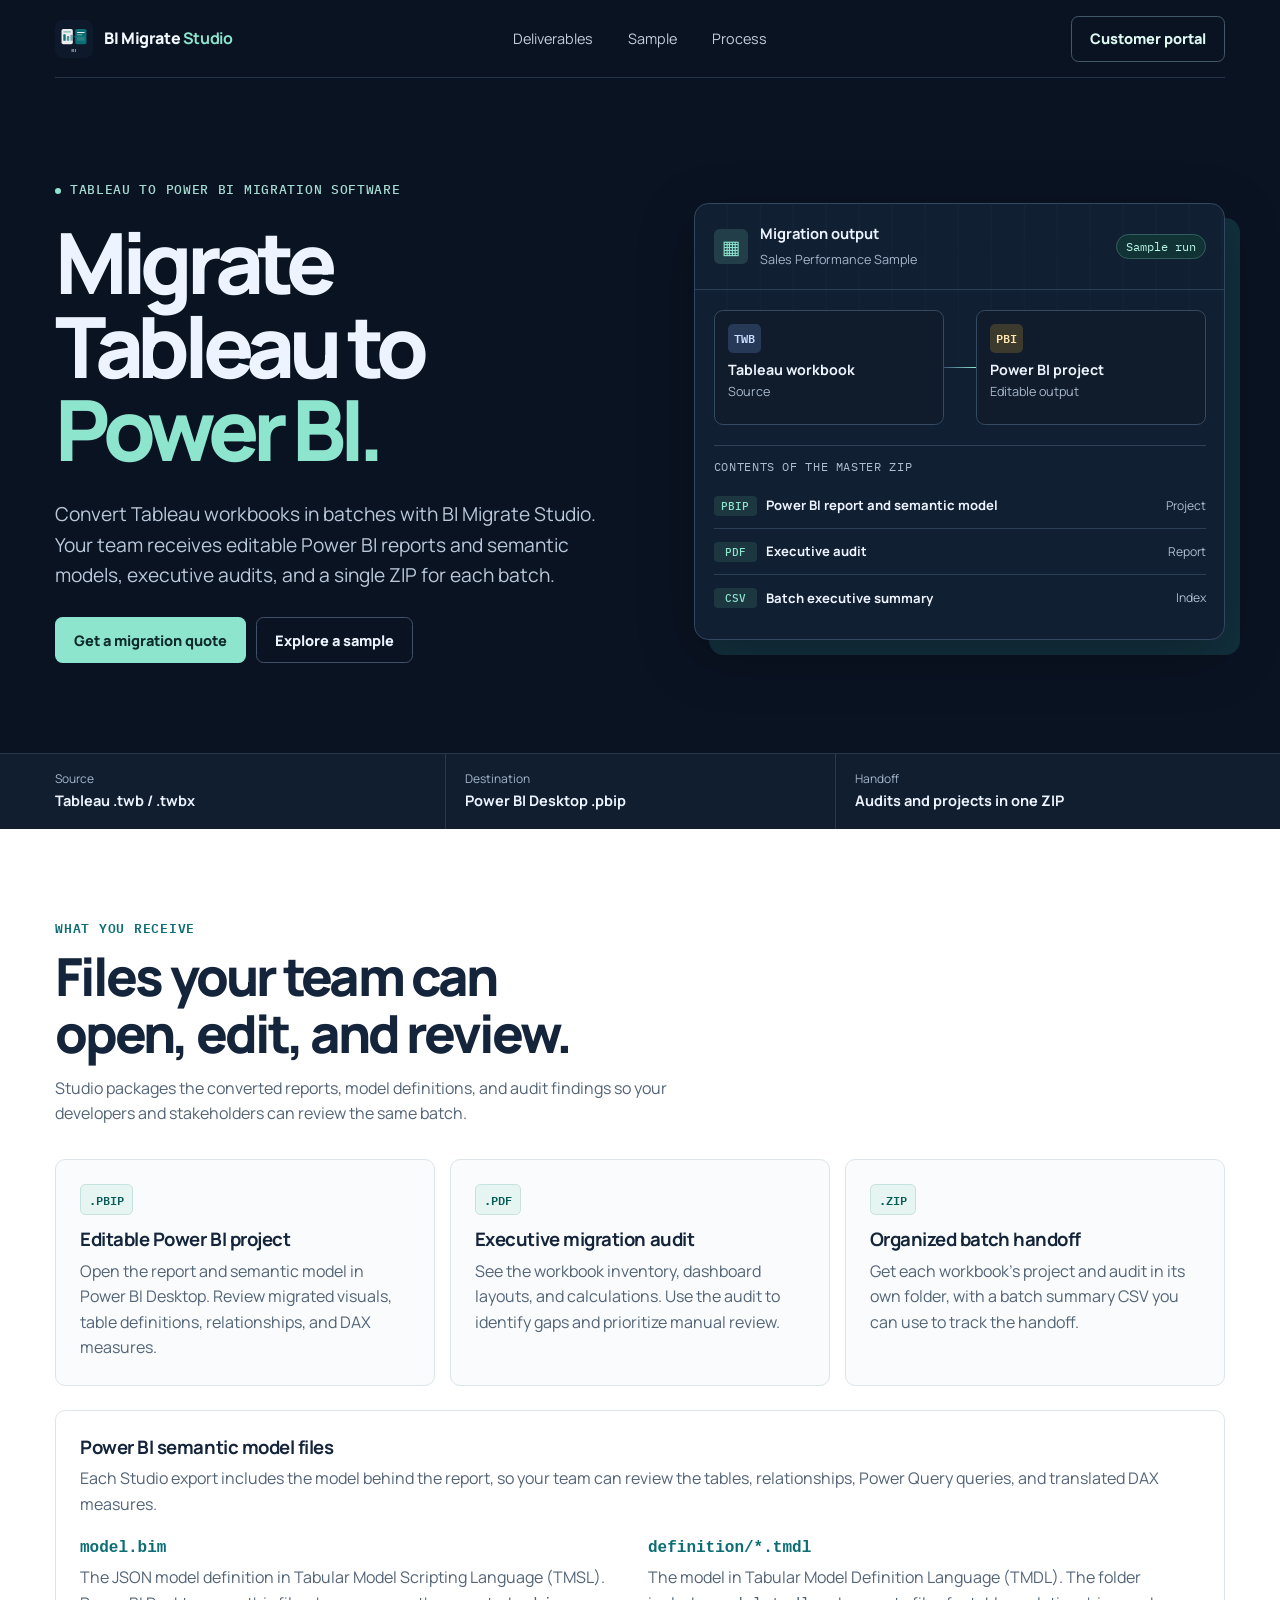
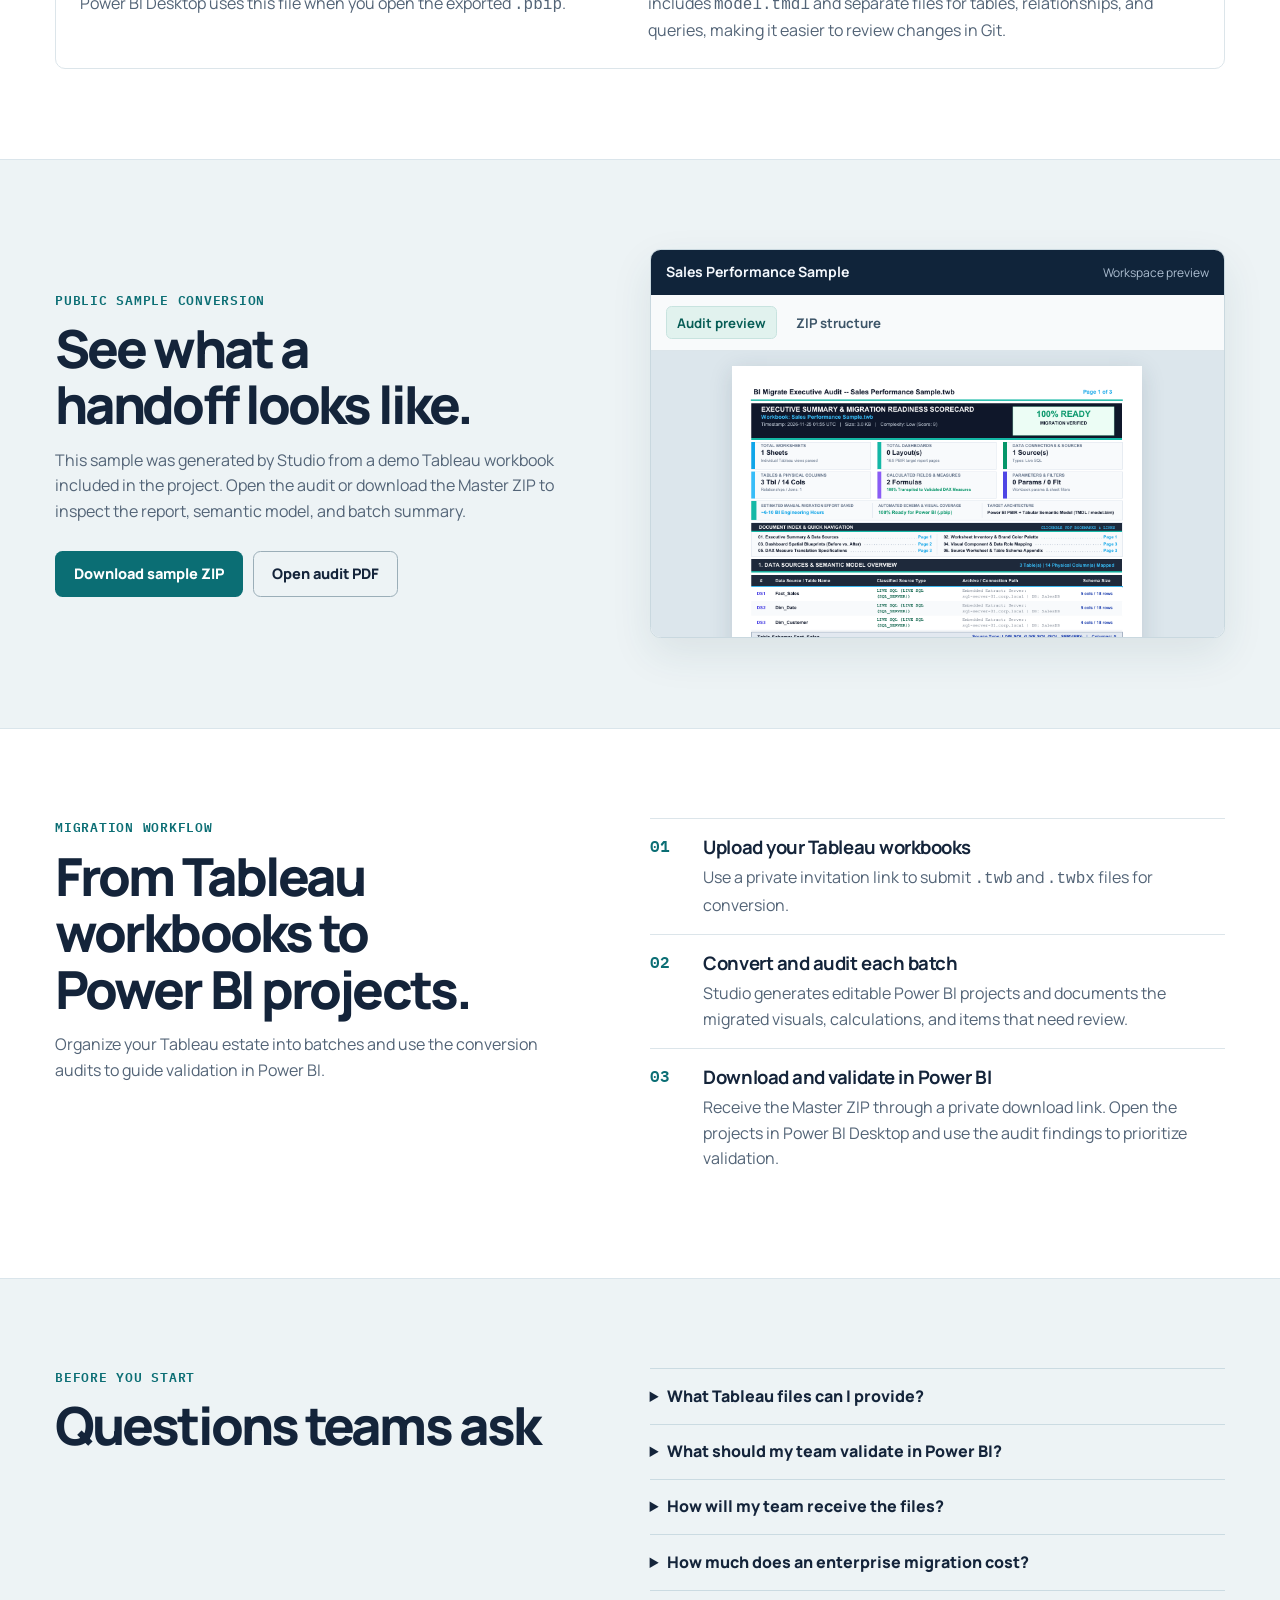
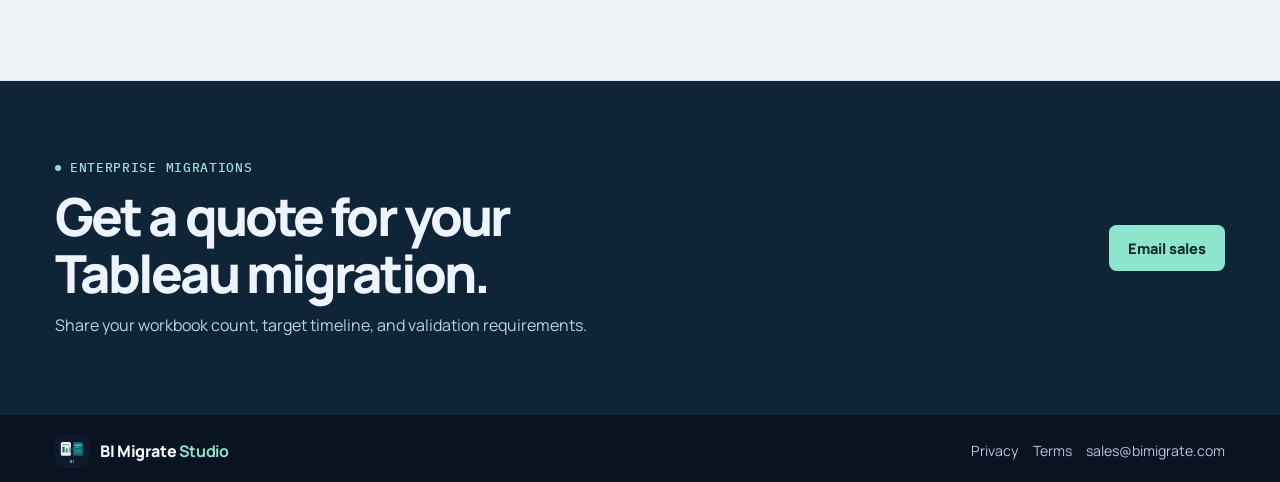
<file: index.html>
<!doctype html>
<html lang="en">
<head>
  <meta charset="utf-8">
  <meta name="viewport" content="width=device-width, initial-scale=1">
  <title>BI Migrate Studio | Tableau to Power BI Migration</title>
  <meta name="description" content="BI Migrate Studio converts Tableau workbook batches into editable Power BI projects, semantic model files, and executive migration audits.">
  <link rel="canonical" href="https://bimigrate.com/">
  <link rel="icon" href="./favicon.svg" type="image/svg+xml">
  <meta property="og:type" content="website">
  <meta property="og:title" content="BI Migrate Studio | Tableau to Power BI Migration">
  <meta property="og:description" content="Migrate Tableau workbook batches to Power BI with editable reports and semantic models, executive audits, and private delivery.">
  <meta property="og:image" content="https://bimigrate.com/og-cover.png">
  <link rel="preconnect" href="https://fonts.googleapis.com">
  <link rel="preconnect" href="https://fonts.gstatic.com" crossorigin>
  <link href="https://fonts.googleapis.com/css2?family=Manrope:wght@400;500;600;700;800&family=IBM+Plex+Mono:wght@400;500;600&display=swap" rel="stylesheet">
  <link rel="stylesheet" href="./studio-site.css">
  <script src="./studio-site.js" defer></script>
</head>
<body>
  <a class="skip" href="#main">Skip to content</a>
  <div class="dark">
    <header class="site-header wrap">
      <a class="brand" href="./" aria-label="BI Migrate Studio home">
        <img src="./logo-mark.svg" width="38" height="38" alt="">
        <span>BI Migrate <b>Studio</b></span>
      </a>
      <nav aria-label="Main navigation">
        <a href="#deliverables">Deliverables</a>
        <a href="#sample">Sample</a>
        <a href="#process">Process</a>
      </nav>
      <a class="btn header-cta" href="https://studio.bimigrate.com/portal/">Customer portal</a>
    </header>
    <main id="main">
      <section class="hero wrap" aria-labelledby="hero-title">
        <div class="hero-copy">
          <p class="kicker"><span></span> Tableau to Power BI migration software</p>
          <h1 id="hero-title">Migrate Tableau to <em>Power BI.</em></h1>
          <p class="hero-lead">Convert Tableau workbooks in batches with BI Migrate Studio. Your team receives editable Power BI reports and semantic models, executive audits, and a single ZIP for each batch.</p>
          <div class="buttons">
            <a class="btn primary" href="#contact">Get a migration quote</a>
            <a class="btn outline" href="#sample">Explore a sample</a>
          </div>
        </div>
        <aside class="specimen" aria-label="Example output from a public sample conversion">
          <div class="spec-top">
            <span class="spec-symbol" aria-hidden="true">▦</span>
            <div><strong>Migration output</strong><small>Sales Performance Sample</small></div>
            <span class="tag-ready">Sample run</span>
          </div>
          <div class="pathway">
            <div><span class="file-chip twb">TWB</span><strong>Tableau workbook</strong><small>Source</small></div>
            <span class="connector" aria-hidden="true"></span>
            <div><span class="file-chip pbi">PBI</span><strong>Power BI project</strong><small>Editable output</small></div>
          </div>
          <div class="spec-files">
            <div class="spec-label">CONTENTS OF THE MASTER ZIP</div>
            <div><span class="file-icon">PBIP</span><strong>Power BI report and semantic model</strong><span>Project</span></div>
            <div><span class="file-icon">PDF</span><strong>Executive audit</strong><span>Report</span></div>
            <div><span class="file-icon">CSV</span><strong>Batch executive summary</strong><span>Index</span></div>
          </div>
        </aside>
      </section>
      <div class="hero-strip">
        <div class="wrap strip-inner">
          <div><span>Source</span><strong>Tableau .twb / .twbx</strong></div>
          <div><span>Destination</span><strong>Power BI Desktop .pbip</strong></div>
          <div><span>Handoff</span><strong>Audits and projects in one ZIP</strong></div>
        </div>
      </div>

      <section class="section light" id="deliverables">
        <div class="wrap">
          <div class="section-heading">
            <p class="eyebrow">What you receive</p>
            <h2>Files your team can open, edit, and review.</h2>
            <p>Studio packages the converted reports, model definitions, and audit findings so your developers and stakeholders can review the same batch.</p>
          </div>
          <div class="deliverable-grid">
            <article>
              <span class="output-type">.PBIP</span>
              <h3>Editable Power BI project</h3>
              <p>Open the report and semantic model in Power BI Desktop. Review migrated visuals, table definitions, relationships, and DAX measures.</p>
            </article>
            <article>
              <span class="output-type">.PDF</span>
              <h3>Executive migration audit</h3>
              <p>See the workbook inventory, dashboard layouts, and calculations. Use the audit to identify gaps and prioritize manual review.</p>
            </article>
            <article>
              <span class="output-type">.ZIP</span>
              <h3>Organized batch handoff</h3>
              <p>Get each workbook’s project and audit in its own folder, with a batch summary CSV you can use to track the handoff.</p>
            </article>
          </div>
          <section class="model-files" aria-labelledby="model-files-title">
            <h3 id="model-files-title">Power BI semantic model files</h3>
            <p>Each Studio export includes the model behind the report, so your team can review the tables, relationships, Power Query queries, and translated DAX measures.</p>
            <dl>
              <div>
                <dt><code>model.bim</code></dt>
                <dd>The JSON model definition in Tabular Model Scripting Language (TMSL). Power BI Desktop uses this file when you open the exported <code>.pbip</code>.</dd>
              </div>
              <div>
                <dt><code>definition/*.tmdl</code></dt>
                <dd>The model in Tabular Model Definition Language (TMDL). The folder includes <code>model.tmdl</code> and separate files for tables, relationships, and queries, making it easier to review changes in Git.</dd>
              </div>
            </dl>
          </section>
        </div>
      </section>

      <section class="section sample-section" id="sample">
        <div class="wrap sample-grid">
          <div class="sample-copy">
            <p class="eyebrow">Public sample conversion</p>
            <h2>See what a handoff looks like.</h2>
            <p>This sample was generated by Studio from a demo Tableau workbook included in the project. Open the audit or download the Master ZIP to inspect the report, semantic model, and batch summary.</p>
            <div class="buttons">
              <a class="btn primary" href="./sample/BI_Migrate_Studio_Sample.zip" download>Download sample ZIP</a>
              <a class="btn outline" href="./sample/BI_Migrate_Studio_Sample_Audit.pdf">Open audit PDF</a>
            </div>
          </div>
          <div class="sample-view">
            <div class="preview-head"><strong>Sales Performance Sample</strong><span>Workspace preview</span></div>
            <div class="tabs" hidden>
              <button type="button" data-panel="audit" aria-pressed="true">Audit preview</button>
              <button type="button" data-panel="archive" aria-pressed="false">ZIP structure</button>
            </div>
            <div class="audit-stage" id="audit">
              <img src="./sample/studio-audit-preview.png" width="637" height="900" loading="lazy" alt="First page of the sample executive audit, showing the executive summary and migration readiness assessment">
            </div>
            <div class="archive-stage" id="archive">
              <ul class="tree">
                <li><strong>BI Migrate Batch Export</strong>
                  <ul>
                    <li><span>00_Batch_Executive_Summary.csv</span></li>
                    <li><strong>Sales Performance Sample</strong>
                      <ul>
                        <li><strong>01_Audit_Report</strong><ul><li><span>Executive_Audit.pdf</span></li></ul></li>
                        <li><strong>02_PowerBI_Project</strong><ul><li><span>Sales_Performance_Sample.pbip</span></li><li><span>Report definition and visuals</span></li><li><strong>Sales_Performance_Sample.SemanticModel</strong><ul><li><span>model.bim</span></li><li><span>definition/model.tmdl</span></li><li><span>definition/tables/*.tmdl</span></li></ul></li></ul></li>
                      </ul>
                    </li>
                  </ul>
                </li>
              </ul>
            </div>
          </div>
        </div>
      </section>

      <section class="section light" id="process">
        <div class="wrap process-grid">
          <div class="section-heading">
            <p class="eyebrow">Migration workflow</p>
            <h2>From Tableau workbooks to Power BI projects.</h2>
            <p>Organize your Tableau estate into batches and use the conversion audits to guide validation in Power BI.</p>
          </div>
          <ol class="steps">
            <li><div><h3>Upload your Tableau workbooks</h3><p>Use a private invitation link to submit <code>.twb</code> and <code>.twbx</code> files for conversion.</p></div></li>
            <li><div><h3>Convert and audit each batch</h3><p>Studio generates editable Power BI projects and documents the migrated visuals, calculations, and items that need review.</p></div></li>
            <li><div><h3>Download and validate in Power BI</h3><p>Receive the Master ZIP through a private download link. Open the projects in Power BI Desktop and use the audit findings to prioritize validation.</p></div></li>
          </ol>
        </div>
      </section>

      <section class="section faq-section" id="questions">
        <div class="wrap faq-grid">
          <div class="section-heading">
            <p class="eyebrow">Before you start</p>
            <h2>Questions teams ask</h2>
          </div>
          <div class="faq">
            <details><summary>What Tableau files can I provide?</summary><p>Studio accepts <code>.twb</code> and <code>.twbx</code> workbooks. Workbooks with live connections or external extracts may require access to those sources to validate results in Power BI.</p></details>
            <details><summary>What should my team validate in Power BI?</summary><p>Review dashboard layouts, key measures, filters, and data refresh against your Tableau workbooks. The executive audit helps your team identify items that need adjustment or a manual rebuild.</p></details>
            <details><summary>How will my team receive the files?</summary><p>After review, we release a private download link for the Master ZIP. The link expires after 48 hours. The ZIP contains the project and audit files grouped by workbook.</p></details>
            <details><summary>How much does an enterprise migration cost?</summary><p>Contact sales for a migration quote based on workbook volume, complexity, and validation requirements.</p></details>
          </div>
        </div>
      </section>

      <section class="contact" id="contact">
        <div class="wrap contact-inner">
          <div><p class="kicker"><span></span> Enterprise migrations</p><h2>Get a quote for your Tableau migration.</h2><p>Share your workbook count, target timeline, and validation requirements.</p></div>
          <div class="contact-actions">
            <a class="btn primary" href="mailto:sales@bimigrate.com?subject=Enterprise%20Tableau%20to%20Power%20BI%20migration&amp;body=Company%3A%0AApproximate%20workbook%20count%3A%0ATarget%20timeline%3A%0AValidation%20requirements%3A">Email sales</a>
          </div>
        </div>
      </section>
    </main>
    <footer class="wrap footer">
      <a class="brand" href="./"><img src="./logo-mark.svg" width="34" height="34" alt=""><span>BI Migrate <b>Studio</b></span></a>
      <div><a href="./privacy.html">Privacy</a><a href="./terms.html">Terms</a><a href="mailto:sales@bimigrate.com">sales@bimigrate.com</a></div>
    </footer>
  </div>
</body>
</html>
</file>
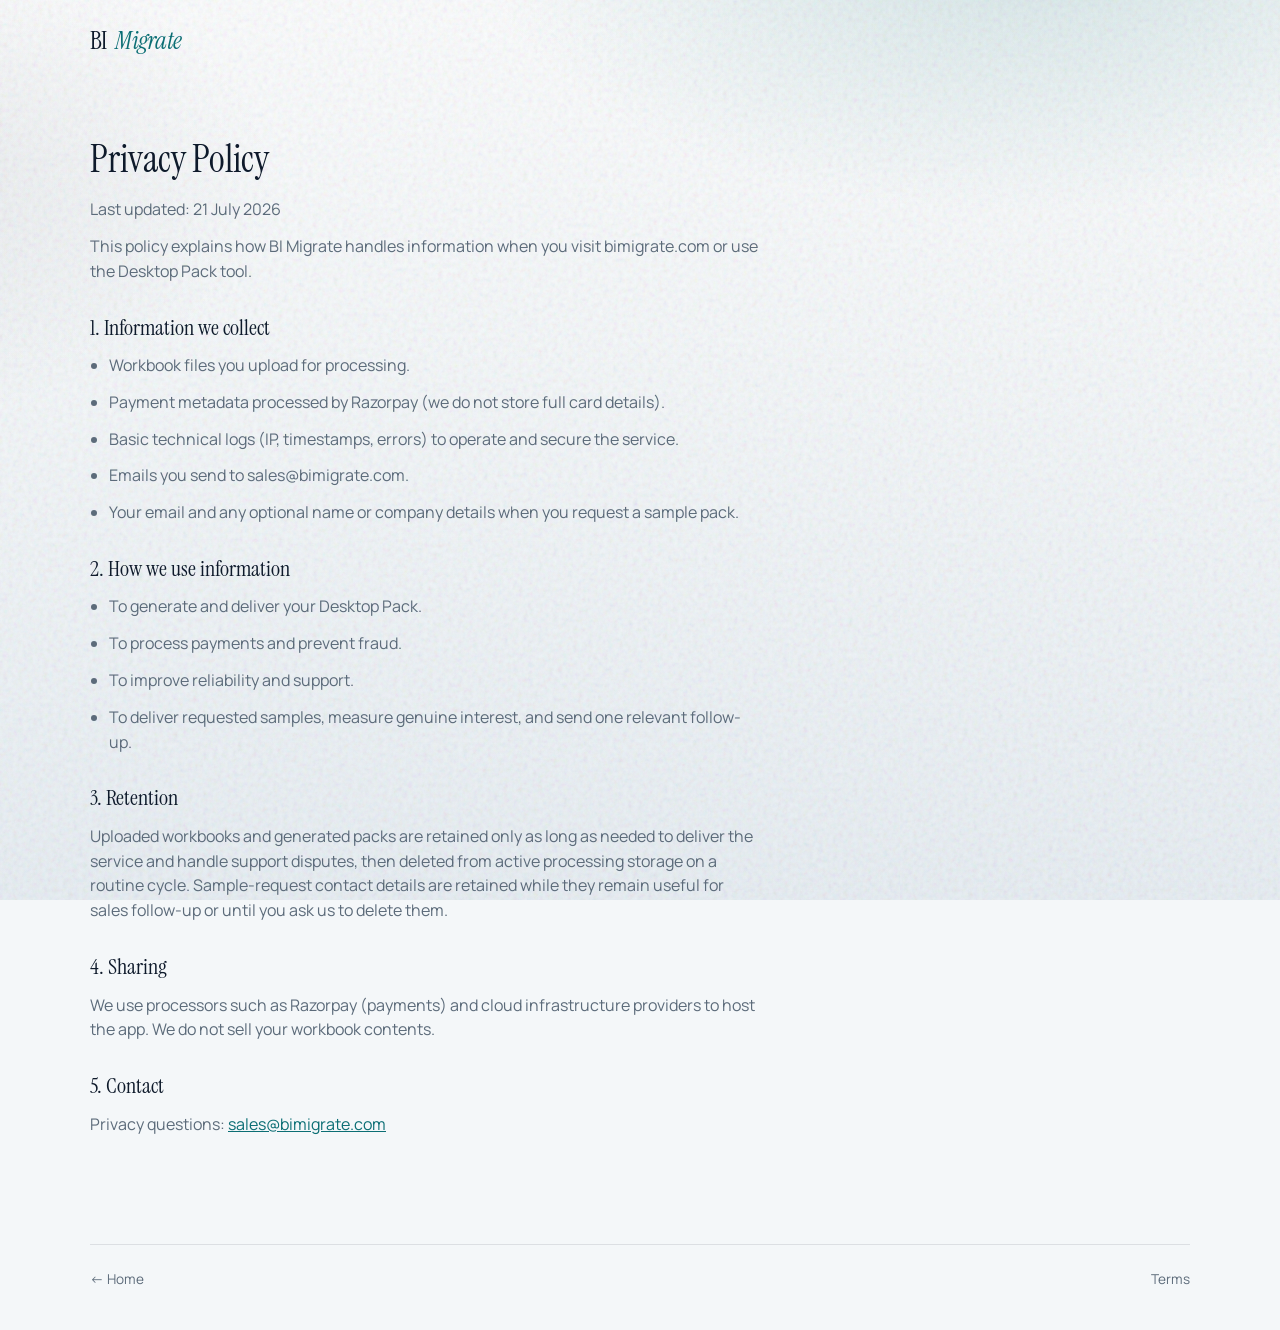
<file: privacy.html>
<!DOCTYPE html>
<html lang="en">
<head>
  <meta charset="UTF-8" />
  <meta name="viewport" content="width=device-width, initial-scale=1" />
  <title>Privacy Policy — BI Migrate</title>
  <link rel="canonical" href="https://bimigrate.com/privacy.html" />
  <link rel="preconnect" href="https://fonts.googleapis.com" />
  <link rel="preconnect" href="https://fonts.gstatic.com" crossorigin />
  <link href="https://fonts.googleapis.com/css2?family=Instrument+Serif:ital@0;1&family=Manrope:wght@400;500;600;700&display=swap" rel="stylesheet" />
  <link rel="stylesheet" href="styles.css" />
</head>
<body>
  <div class="bg" aria-hidden="true"></div>
  <div class="wrap">
    <nav class="nav"><a class="logo" href="/">BI <span>Migrate</span></a></nav>
    <article class="legal">
      <h1>Privacy Policy</h1>
      <p>Last updated: 21 July 2026</p>
      <p>This policy explains how BI Migrate handles information when you visit bimigrate.com or use the Desktop Pack tool.</p>
      <h2>1. Information we collect</h2>
      <ul>
        <li>Workbook files you upload for processing.</li>
        <li>Payment metadata processed by Razorpay (we do not store full card details).</li>
        <li>Basic technical logs (IP, timestamps, errors) to operate and secure the service.</li>
        <li>Emails you send to sales@bimigrate.com.</li>
        <li>Your email and any optional name or company details when you request a sample pack.</li>
      </ul>
      <h2>2. How we use information</h2>
      <ul>
        <li>To generate and deliver your Desktop Pack.</li>
        <li>To process payments and prevent fraud.</li>
        <li>To improve reliability and support.</li>
        <li>To deliver requested samples, measure genuine interest, and send one relevant follow-up.</li>
      </ul>
      <h2>3. Retention</h2>
      <p>Uploaded workbooks and generated packs are retained only as long as needed to deliver the service and handle support disputes, then deleted from active processing storage on a routine cycle. Sample-request contact details are retained while they remain useful for sales follow-up or until you ask us to delete them.</p>
      <h2>4. Sharing</h2>
      <p>We use processors such as Razorpay (payments) and cloud infrastructure providers to host the app. We do not sell your workbook contents.</p>
      <h2>5. Contact</h2>
      <p>Privacy questions: <a href="mailto:sales@bimigrate.com">sales@bimigrate.com</a></p>
    </article>
    <footer>
      <div><a href="/">← Home</a></div>
      <div><a href="/terms.html">Terms</a></div>
    </footer>
  </div>
</body>
</html>
</file>
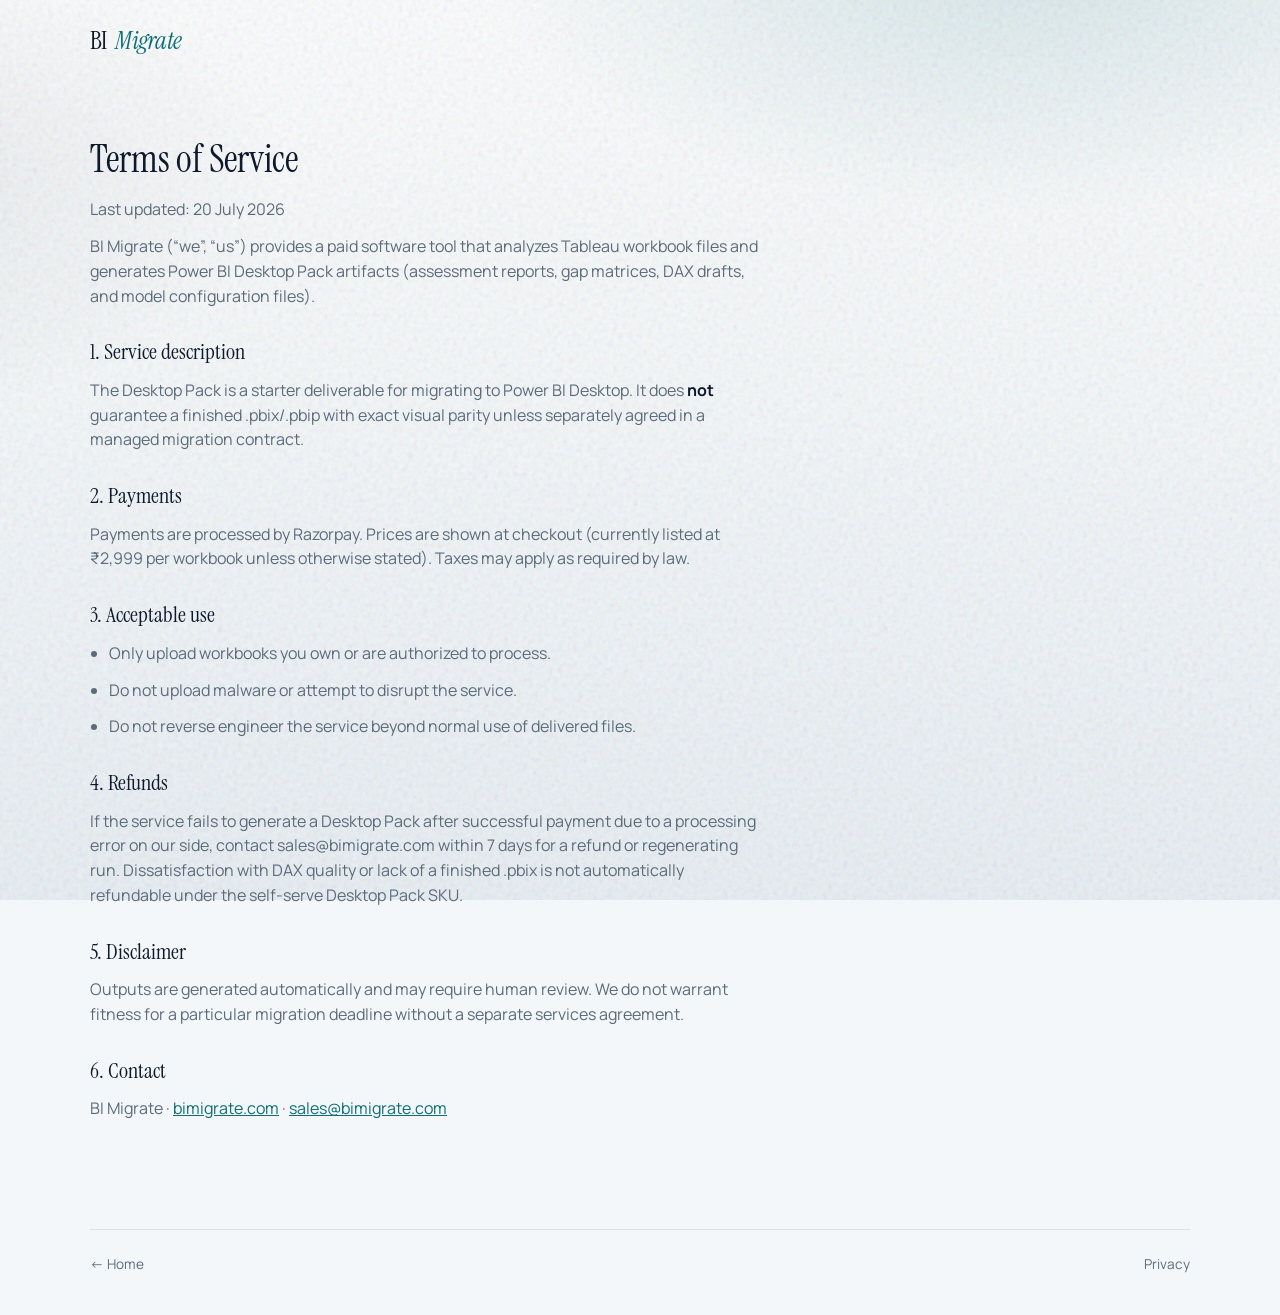
<file: terms.html>
<!DOCTYPE html>
<html lang="en">
<head>
  <meta charset="UTF-8" />
  <meta name="viewport" content="width=device-width, initial-scale=1" />
  <title>Terms of Service — BI Migrate</title>
  <link rel="canonical" href="https://bimigrate.com/terms.html" />
  <link rel="preconnect" href="https://fonts.googleapis.com" />
  <link rel="preconnect" href="https://fonts.gstatic.com" crossorigin />
  <link href="https://fonts.googleapis.com/css2?family=Instrument+Serif:ital@0;1&family=Manrope:wght@400;500;600;700&display=swap" rel="stylesheet" />
  <link rel="stylesheet" href="styles.css" />
</head>
<body>
  <div class="bg" aria-hidden="true"></div>
  <div class="wrap">
    <nav class="nav"><a class="logo" href="/">BI <span>Migrate</span></a></nav>
    <article class="legal">
      <h1>Terms of Service</h1>
      <p>Last updated: 20 July 2026</p>
      <p>BI Migrate (“we”, “us”) provides a paid software tool that analyzes Tableau workbook files and generates Power BI Desktop Pack artifacts (assessment reports, gap matrices, DAX drafts, and model configuration files).</p>
      <h2>1. Service description</h2>
      <p>The Desktop Pack is a starter deliverable for migrating to Power BI Desktop. It does <strong>not</strong> guarantee a finished .pbix/.pbip with exact visual parity unless separately agreed in a managed migration contract.</p>
      <h2>2. Payments</h2>
      <p>Payments are processed by Razorpay. Prices are shown at checkout (currently listed at ₹2,999 per workbook unless otherwise stated). Taxes may apply as required by law.</p>
      <h2>3. Acceptable use</h2>
      <ul>
        <li>Only upload workbooks you own or are authorized to process.</li>
        <li>Do not upload malware or attempt to disrupt the service.</li>
        <li>Do not reverse engineer the service beyond normal use of delivered files.</li>
      </ul>
      <h2>4. Refunds</h2>
      <p>If the service fails to generate a Desktop Pack after successful payment due to a processing error on our side, contact sales@bimigrate.com within 7 days for a refund or regenerating run. Dissatisfaction with DAX quality or lack of a finished .pbix is not automatically refundable under the self-serve Desktop Pack SKU.</p>
      <h2>5. Disclaimer</h2>
      <p>Outputs are generated automatically and may require human review. We do not warrant fitness for a particular migration deadline without a separate services agreement.</p>
      <h2>6. Contact</h2>
      <p>BI Migrate · <a href="https://bimigrate.com">bimigrate.com</a> · <a href="mailto:sales@bimigrate.com">sales@bimigrate.com</a></p>
    </article>
    <footer>
      <div><a href="/">← Home</a></div>
      <div><a href="/privacy.html">Privacy</a></div>
    </footer>
  </div>
</body>
</html>
</file>
<file: studio-site.css>
:root {
  color-scheme: light;
  --navy: #0e1a2b;
  --navy-deep: #0a1322;
  --navy-panel: #111f32;
  --ink: #14243a;
  --muted: #536477;
  --teal: #0b6e74;
  --mint: #8de5ce;
  --line: #dce5ea;
  --mono: "IBM Plex Mono", Consolas, monospace;
  font: 16px/1.6 "Manrope", system-ui, sans-serif;
  color: var(--ink);
  background: var(--navy-deep);
}
* { box-sizing: border-box; }
body { margin: 0; }
[hidden] { display: none !important; }
img { display: block; max-width: 100%; }
a { color: inherit; text-underline-offset: .2em; }
a:focus-visible, button:focus-visible, summary:focus-visible { outline: 3px solid #2e9aad; outline-offset: 4px; }
.skip { position: fixed; left: 1rem; top: 1rem; z-index: 5; padding: .65rem 1rem; background: white; color: var(--ink); transform: translateY(-180%); }
.skip:focus { transform: translateY(0); }
.wrap { width: min(100% - 3.5rem, 1170px); margin-inline: auto; }
.dark { color: #edf4ff; background: var(--navy-deep); }
.site-header { display: grid; grid-template-columns: 1fr auto 1fr; align-items: center; gap: 2rem; min-height: 78px; border-bottom: 1px solid #24344a; }
.brand { display: inline-flex; align-items: center; justify-self: start; gap: .7rem; color: #f4f8ff; text-decoration: none; font-weight: 800; letter-spacing: -.025em; white-space: nowrap; }
.brand b { color: var(--mint); }
.site-header nav { display: flex; align-items: center; gap: clamp(.8rem, 3vw, 2.2rem); font-size: .9rem; color: #c3cedc; }
.site-header nav a, .footer a { text-decoration: none; }
.site-header nav a:hover, .footer a:hover { color: var(--mint); }
.btn { display: inline-flex; align-items: center; justify-content: center; text-align: center; min-height: 46px; padding: .62rem 1.12rem; border: 1px solid transparent; border-radius: .47rem; text-decoration: none; font-size: .91rem; font-weight: 800; transition: background-color .2s, border-color .2s, color .2s; }
.header-cta { justify-self: end; color: #dff9f3; border-color: #43596a; }
.header-cta:hover { border-color: var(--mint); }
.btn.primary { background: var(--mint); color: #0e2a2b; }
.btn.primary:hover { background: #b0f3df; }
.btn.outline { color: #edf4ff; border-color: #41516a; }
.btn.outline:hover { border-color: #a9b9cb; }
.hero { display: grid; grid-template-columns: minmax(0, 1.06fr) minmax(0, 1fr); align-items: center; gap: clamp(2rem, 6vw, 6.3rem); padding-block: clamp(4rem, 8vw, 7rem) clamp(3.8rem, 7vw, 6rem); }
.hero h1, h2, h3, p { margin: 0; }
.kicker { display: flex; align-items: center; gap: .55rem; color: #a6dbd2; font: 500 .8rem/1.6 var(--mono); letter-spacing: .055em; text-transform: uppercase; }
.kicker span { display: inline-block; width: 6px; height: 6px; border-radius: 50%; background: var(--mint); flex: none; }
.hero h1 { margin-top: 1.2rem; font-size: clamp(3.05rem, 6.6vw, 6rem); font-weight: 800; letter-spacing: -.075em; line-height: .99; }
.hero h1 em { display: block; color: var(--mint); font-style: normal; }
.hero-lead { max-width: 36rem; margin-top: 1.75rem; color: #b9c8da; font-size: clamp(1rem, 1.6vw, 1.2rem); }
.buttons { display: flex; flex-wrap: wrap; gap: .65rem; margin-top: 1.65rem; }
.specimen { position: relative; isolation: isolate; border: 1px solid #324861; border-radius: .9rem; background: var(--navy-panel); box-shadow: 0 16px 55px #0004, 15px 15px 0 #12303e; overflow: hidden; }
.specimen::after { content: ""; position: absolute; z-index: -1; inset: 0; opacity: .28; background: repeating-linear-gradient(90deg, transparent 0 31px, #253f53 32px 33px); mask-image: linear-gradient(#000a, transparent 54%); pointer-events: none; }
.spec-top { display: flex; align-items: center; gap: .75rem; padding: 1.1rem 1.15rem; border-bottom: 1px solid #2b4055; }
.spec-top strong { display: block; font-size: .92rem; }
.spec-top small, .pathway small { color: #a6b7ca; font-size: .79rem; }
.spec-symbol { color: var(--mint); background: #213e49; padding: .12rem .5rem; border-radius: .35rem; font-size: 1.22rem; }
.tag-ready { margin-left: auto; flex: none; color: #b8f6e6; border: 1px solid #315e5d; background: #123336; border-radius: 1rem; padding: .25rem .55rem; font: .73rem var(--mono); }
.pathway { display: grid; grid-template-columns: minmax(0, 1fr) 32px minmax(0, 1fr); align-items: center; padding: 1.25rem 1.15rem; }
.pathway > div { min-height: 115px; padding: .85rem; display: grid; align-content: start; gap: .17rem; border: 1px solid #344a61; border-radius: .55rem; background: #101b2b; }
.pathway strong { font-size: .89rem; line-height: 1.35; }
.file-chip { justify-self: start; font: 600 .73rem var(--mono); padding: .26rem .38rem; border-radius: .32rem; margin-bottom: .28rem; }
.twb { background: #263957; color: #c8ddff; }
.pbi { background: #3c392d; color: #ffe8ae; }
.connector { height: 1px; background: linear-gradient(90deg, #395772, #8de5ce); }
.spec-files { margin: 0 1.15rem 1.15rem; border-top: 1px solid #2d4258; }
.spec-label { padding: .85rem 0 .55rem; color: #aebed0; font: .72rem var(--mono); letter-spacing: .055em; }
.spec-files > div:not(.spec-label) { min-height: 46px; display: grid; grid-template-columns: 43px 1fr auto; align-items: center; gap: .6rem; border-bottom: 1px solid #2b4055; font-size: .82rem; }
.spec-files > div:last-child { border-bottom: 0; }
.file-icon { color: var(--mint); background: #1d3740; border-radius: .25rem; text-align: center; font: 500 .7rem/1.8 var(--mono); }
.spec-files strong + span { color: #aebed0; font-size: .76rem; }
.hero-strip { border-top: 1px solid #25364d; background: #101e30; }
.strip-inner { display: grid; grid-template-columns: repeat(3, 1fr); }
.strip-inner div { padding: .95rem 1.2rem; border-left: 1px solid #283850; }
.strip-inner div:first-child { padding-left: 0; border-left: 0; }
.strip-inner span { display: block; color: #a6b7cc; font-size: .75rem; }
.strip-inner strong { font-size: .91rem; }
.section { padding-block: clamp(3.5rem, 7vw, 6.3rem); }
.light { background: #fff; color: var(--ink); }
.section-heading { max-width: 43rem; }
.eyebrow { color: var(--teal); font: 600 .79rem/1.55 var(--mono); letter-spacing: .06em; text-transform: uppercase; }
h2 { margin-top: .6rem; font-size: clamp(2.1rem, 4.1vw, 3.45rem); line-height: 1.08; font-weight: 800; letter-spacing: -.055em; text-wrap: balance; }
.section-heading > p:last-child:not(.eyebrow), .sample-copy > p:not(.eyebrow) { color: var(--muted); margin-top: .9rem; }
.deliverable-grid { display: grid; grid-template-columns: repeat(3, 1fr); gap: .9rem; margin-top: 2rem; }
.deliverable-grid article { padding: clamp(1rem, 2vw, 1.5rem); border: 1px solid var(--line); border-radius: .63rem; background: #f9fbfc; }
.output-type { display: inline-block; border: 1px solid #c6e2df; border-radius: .33rem; background: #e7f5f2; color: #075d56; padding: .29rem .5rem; font: 600 .78rem var(--mono); }
h3 { font-size: 1.16rem; line-height: 1.35; letter-spacing: -.025em; }
.deliverable-grid h3 { margin: .75rem 0 .4rem; }
.deliverable-grid p, .steps p, .faq p { color: var(--muted); }
.model-files { margin-top: 1.5rem; padding: clamp(1rem, 2vw, 1.5rem); border: 1px solid var(--line); border-radius: .63rem; }
.model-files > p { margin-top: .4rem; color: var(--muted); }
.model-files dl { display: grid; grid-template-columns: repeat(2, minmax(0, 1fr)); gap: 1rem; margin: 1rem 0 0; }
.model-files dt { color: var(--teal); font-weight: 700; }
.model-files dd { margin: .25rem 0 0; color: var(--muted); }
.sample-section, .faq-section { background: #edf3f5; color: var(--ink); border-block: 1px solid #dae5eb; }
.sample-grid, .process-grid, .faq-grid { display: grid; grid-template-columns: minmax(0, .9fr) minmax(0, 1fr); gap: clamp(2rem, 6vw, 6.2rem); align-items: center; }
.sample-copy .btn.primary { background: var(--teal); color: white; }
.sample-copy .btn.primary:hover { background: #07575d; }
.sample-copy .btn.outline { border-color: #9baeb8; color: var(--ink); }
.sample-copy .btn.outline:hover { background: white; }
.sample-view { border-radius: .65rem; overflow: hidden; border: 1px solid #c9d8df; background: white; box-shadow: 0 16px 42px #254a5a18; }
.preview-head, .tabs { display: flex; align-items: center; padding: .7rem .95rem; gap: .5rem; }
.preview-head { background: #10243a; color: #f4f8fd; justify-content: space-between; font-size: .88rem; }
.preview-head span { color: #adbed1; font-size: .75rem; text-align: right; }
.tabs { background: #f8fafb; border-bottom: 1px solid var(--line); }
.tabs button { border: 1px solid transparent; border-radius: .35rem; padding: .4rem .62rem; background: transparent; color: #3d5568; font: 700 .83rem "Manrope", sans-serif; cursor: pointer; }
.tabs button[aria-pressed="true"] { color: #075d56; background: #e1f2ee; border-color: #c8e3df; }
.audit-stage, .archive-stage { min-height: 286px; }
.audit-stage { background: #dce6ec; overflow: hidden; height: 286px; padding: 15px 24px 0; }
.audit-stage img { width: 100%; height: auto; max-width: 410px; margin: auto; box-shadow: 0 5px 22px #22374726; }
.archive-stage { padding: .7rem .95rem; overflow-wrap: anywhere; }
.tree, .tree ul { list-style: none; margin: 0; padding: 0; }
.tree { font: .77rem/1.55 var(--mono); }
.tree ul { padding-left: .7rem; margin-left: .25rem; border-left: 1px solid #b3cbd1; }
.tree li { padding-top: .28rem; }
.tree strong { color: #155d60; }
.tree span { color: #2f455a; }
.process-grid, .faq-grid { align-items: start; }
.steps { counter-reset: step; margin: 0; list-style: none; padding: 0; }
.steps li { counter-increment: step; display: grid; grid-template-columns: 41px minmax(0, 1fr); gap: .8rem; padding: 1rem 0; border-top: 1px solid var(--line); }
.steps li::before { content: counter(step, decimal-leading-zero); color: var(--teal); font: 600 1.02rem/1.4 var(--mono); }
.steps p, .faq p { margin-top: .3rem; }
.faq details { border-top: 1px solid #cbdbe2; padding: .9rem 0; }
.faq details:last-child { border-bottom: 1px solid #cbdbe2; }
.faq summary { font-weight: 800; cursor: pointer; }
.contact { padding-block: clamp(3rem, 6vw, 5.3rem); background: #102438; }
.contact-inner { display: flex; align-items: center; justify-content: space-between; gap: 2rem; }
.contact h2 { max-width: 42rem; }
.contact p:not(.kicker) { color: #bdd0e0; margin-top: .7rem; }
.contact-actions { flex: none; }
.footer { display: flex; align-items: center; justify-content: space-between; gap: 1rem; padding-block: 1.2rem; }
.footer div { display: flex; flex-wrap: wrap; gap: .9rem; color: #b8c6d8; font-size: .88rem; }
@media (max-width: 900px) {
  .wrap { width: min(100% - 2.25rem, 760px); }
  .site-header { gap: .8rem; }
  .hero { grid-template-columns: minmax(0, 1fr) minmax(0, .84fr); gap: 1.45rem; }
  .pathway { grid-template-columns: minmax(0, 1fr) 15px minmax(0, 1fr); }
  .pathway > div { padding: .55rem; }
  .spec-files > div:not(.spec-label) { grid-template-columns: 40px 1fr; }
  .spec-files strong + span { display: none; }
}
@media (max-width: 680px) {
  .wrap { width: calc(100% - 2rem); }
  .site-header { grid-template-columns: 1fr auto; padding-block: .65rem; gap: .55rem; }
  .site-header nav { grid-row: 2; grid-column: 1/-1; justify-content: space-between; }
  .header-cta { padding-inline: .55rem; }
  .brand img { width: 32px; height: 32px; }
  .hero, .sample-grid, .process-grid, .faq-grid { grid-template-columns: minmax(0, 1fr); }
  .hero { padding-block: 2.8rem 3rem; gap: 1.8rem; }
  .specimen { margin-right: .5rem; box-shadow: 8px 8px 0 #12303e; }
  .strip-inner div { padding: .65rem .35rem .65rem .6rem; }
  .strip-inner strong { font-size: .77rem; }
  .deliverable-grid { grid-template-columns: 1fr; margin-top: 1.1rem; }
  .contact-inner, .footer { display: grid; }
  .model-files dl { grid-template-columns: 1fr; }
}
</file>
<file: styles.css>
/* BI Migrate — bimigrate.com */
:root {
  --bg: #f4f7f9;
  --bg-deep: #e8eef3;
  --ink: #0e1a2b;
  --ink-soft: #243447;
  --muted: #5c6b7a;
  --teal: #0b6e74;
  --teal-deep: #08555a;
  --teal-soft: rgba(11, 110, 116, 0.12);
  --line: rgba(14, 26, 43, 0.1);
  --surface: rgba(255, 255, 255, 0.72);
  --font-display: "Instrument Serif", Georgia, serif;
  --font-body: "Manrope", system-ui, sans-serif;
}

* { box-sizing: border-box; margin: 0; padding: 0; }

html { scroll-behavior: smooth; }

body {
  font-family: var(--font-body);
  color: var(--ink);
  background: var(--bg);
  min-height: 100vh;
  line-height: 1.55;
  overflow-x: hidden;
  -webkit-font-smoothing: antialiased;
}

a { color: inherit; }

.bg {
  position: fixed;
  inset: 0;
  z-index: -1;
  background:
    radial-gradient(1000px 520px at 80% -8%, rgba(11, 110, 116, 0.16), transparent 55%),
    radial-gradient(820px 480px at -10% 20%, rgba(14, 26, 43, 0.06), transparent 50%),
    linear-gradient(180deg, #fbfcfd 0%, var(--bg) 42%, var(--bg-deep) 100%);
}

.bg::after {
  content: "";
  position: absolute;
  inset: 0;
  opacity: 0.35;
  pointer-events: none;
  background-image: url("data:image/svg+xml,%3Csvg viewBox='0 0 200 200' xmlns='http://www.w3.org/2000/svg'%3E%3Cfilter id='n'%3E%3CfeTurbulence type='fractalNoise' baseFrequency='0.9' numOctaves='4' stitchTiles='stitch'/%3E%3C/filter%3E%3Crect width='100%25' height='100%25' filter='url(%23n)' opacity='0.45'/%3E%3C/svg%3E");
  mix-blend-mode: multiply;
}

.wrap {
  width: min(1100px, calc(100% - 2.5rem));
  margin: 0 auto;
}

.nav {
  display: flex;
  align-items: center;
  justify-content: space-between;
  padding: 1.35rem 0;
  animation: fadeDown 0.7s ease both;
}

.logo {
  display: inline-flex;
  align-items: center;
  gap: 0.55rem;
  font-family: var(--font-display);
  font-weight: 400;
  font-size: 1.55rem;
  letter-spacing: -0.03em;
  text-decoration: none;
  color: var(--ink);
}

.logo-mark {
  display: block;
  width: 36px;
  height: 36px;
  border-radius: 9px;
}

.logo span {
  color: var(--teal);
  font-style: italic;
}

.nav-links {
  display: flex;
  gap: 1.5rem;
  list-style: none;
  font-size: 0.9rem;
  font-weight: 500;
  color: var(--muted);
}

.nav-links a {
  text-decoration: none;
  transition: color 0.2s;
}

.nav-links a:hover { color: var(--ink); }

/* —— Hero: one composition —— */
.hero {
  display: grid;
  grid-template-columns: 1.05fr 0.95fr;
  gap: 2.5rem;
  align-items: end;
  min-height: min(78vh, 720px);
  padding: 2.5rem 0 3.5rem;
}

.hero-copy {
  display: grid;
  gap: 1.1rem;
  max-width: 32rem;
  padding-bottom: 1.5rem;
  animation: fadeUp 0.85s ease both;
}

.brand {
  font-family: var(--font-display);
  font-size: clamp(3.2rem, 8vw, 5.4rem);
  font-weight: 400;
  letter-spacing: -0.045em;
  line-height: 0.92;
  color: var(--ink);
}

.brand em {
  font-style: italic;
  color: var(--teal);
}

.hero h1 {
  font-family: var(--font-body);
  font-size: clamp(1.15rem, 2.2vw, 1.35rem);
  font-weight: 600;
  letter-spacing: -0.02em;
  color: var(--ink-soft);
  max-width: 24ch;
  line-height: 1.35;
}

.hero-lead {
  color: var(--muted);
  font-size: 1.05rem;
  max-width: 36ch;
}

.ctas {
  display: flex;
  flex-wrap: wrap;
  gap: 0.75rem;
  margin-top: 0.35rem;
}

.btn {
  display: inline-flex;
  align-items: center;
  justify-content: center;
  padding: 0.9rem 1.4rem;
  border-radius: 0.45rem;
  font-weight: 650;
  font-size: 0.95rem;
  text-decoration: none;
  border: 1px solid transparent;
  transition: transform 0.18s ease, background 0.2s, box-shadow 0.2s, border-color 0.2s;
}

.btn:hover { transform: translateY(-2px); }

.btn-primary {
  background: var(--teal);
  color: #fff;
  box-shadow: 0 10px 28px rgba(11, 110, 116, 0.22);
}

.btn-primary:hover { background: var(--teal-deep); }

.btn-ghost {
  border-color: var(--line);
  color: var(--ink);
  background: var(--surface);
  backdrop-filter: blur(6px);
}

.hero-visual {
  position: relative;
  min-height: 340px;
  animation: fadeIn 1.1s ease 0.15s both;
}

.hero-visual svg {
  width: 100%;
  height: auto;
  display: block;
  filter: drop-shadow(0 28px 50px rgba(14, 26, 43, 0.12));
}

.float-a {
  animation: floatY 6s ease-in-out infinite;
  transform-origin: center;
}

.float-b {
  animation: floatY 7.5s ease-in-out 0.8s infinite;
}

.draw-line {
  stroke-dasharray: 180;
  stroke-dashoffset: 180;
  animation: draw 1.4s ease 0.4s forwards;
}

/* —— Sections —— */
.section {
  padding: 3.5rem 0 1rem;
  animation: fadeUp 0.9s ease both;
}

.section-head {
  max-width: 36rem;
  margin-bottom: 2rem;
}

.section-head h2 {
  font-family: var(--font-display);
  font-size: clamp(1.85rem, 3.5vw, 2.45rem);
  font-weight: 400;
  letter-spacing: -0.03em;
  margin-bottom: 0.5rem;
}

.section-head p {
  color: var(--muted);
  font-size: 1.02rem;
  max-width: 42ch;
}

.deliverables {
  display: grid;
  gap: 0;
  border-top: 1px solid var(--line);
}

.deliverables li {
  list-style: none;
  display: grid;
  grid-template-columns: 4.5rem 1fr;
  gap: 1rem;
  padding: 1.35rem 0;
  border-bottom: 1px solid var(--line);
  align-items: start;
}

.deliverables .n {
  font-family: var(--font-display);
  font-style: italic;
  color: var(--teal);
  font-size: 1.35rem;
  line-height: 1.2;
}

.deliverables strong {
  display: block;
  font-size: 1.02rem;
  margin-bottom: 0.2rem;
}

.deliverables p {
  color: var(--muted);
  font-size: 0.95rem;
  max-width: 48ch;
}

.steps {
  display: grid;
  grid-template-columns: repeat(3, 1fr);
  gap: 1.75rem;
  margin-top: 0.5rem;
}

.step h3 {
  font-size: 1rem;
  font-weight: 700;
  margin: 0.4rem 0 0.35rem;
}

.step p {
  color: var(--muted);
  font-size: 0.92rem;
}

.step .tag {
  font-size: 0.75rem;
  font-weight: 700;
  letter-spacing: 0.06em;
  text-transform: uppercase;
  color: var(--teal);
}

.price-band {
  margin: 3.5rem 0 2rem;
  padding: 2.25rem 2rem;
  border: 1px solid var(--line);
  background: linear-gradient(135deg, rgba(255,255,255,0.9), rgba(11,110,116,0.06));
  border-radius: 0.75rem;
  display: grid;
  grid-template-columns: 1.4fr auto;
  gap: 1.5rem;
  align-items: center;
}

.price-band h2 {
  font-family: var(--font-display);
  font-size: clamp(1.6rem, 3vw, 2.1rem);
  font-weight: 400;
  letter-spacing: -0.02em;
  margin-bottom: 0.35rem;
}

.price-band p {
  color: var(--muted);
  max-width: 42ch;
  font-size: 0.98rem;
}

.price-tag {
  text-align: right;
}

.price-tag .amt {
  font-family: var(--font-display);
  font-size: clamp(2.4rem, 4vw, 3.2rem);
  letter-spacing: -0.03em;
  line-height: 1;
  color: var(--ink);
}

.price-tag .amt span {
  font-size: 0.55em;
  color: var(--muted);
  font-style: italic;
}

.price-tag .meta {
  margin-top: 0.35rem;
  color: var(--muted);
  font-size: 0.85rem;
}

.footnote {
  color: var(--muted);
  font-size: 0.88rem;
  margin: 0.5rem 0 2rem;
  max-width: 58ch;
}

.sample-band {
  display: grid;
  grid-template-columns: 0.9fr 1.1fr;
  gap: 1.75rem;
  align-items: center;
  padding: 1.75rem 1.75rem;
  border: 1px solid var(--line);
  border-radius: 0.75rem;
  background: rgba(255, 255, 255, 0.65);
}

.sample-includes {
  margin: 0;
  padding-left: 1.2rem;
  color: var(--ink-soft);
  font-size: 0.98rem;
  line-height: 1.7;
}

.sample-note {
  margin-top: 0.85rem;
  color: var(--muted);
  font-size: 0.88rem;
  max-width: 48ch;
}

.sample-form {
  display: flex;
  flex-direction: column;
  gap: 0.85rem;
  padding: 1.25rem;
  border: 1px solid var(--line);
  border-radius: 0.65rem;
  background: #fff;
}

.form-grid {
  display: grid;
  grid-template-columns: 1fr 1fr;
  gap: 0.75rem;
}

.form-row {
  display: flex;
  flex-direction: column;
  gap: 0.35rem;
}

.form-row label {
  color: var(--ink-soft);
  font-size: 0.8rem;
  font-weight: 700;
}

.form-row label span {
  color: var(--muted);
  font-weight: 500;
}

.form-row input {
  width: 100%;
  border: 1px solid rgba(14, 26, 43, 0.18);
  border-radius: 0.45rem;
  padding: 0.72rem 0.8rem;
  background: #fff;
  color: var(--ink);
  font: inherit;
  font-size: 0.92rem;
  outline: none;
}

.form-row input:focus {
  border-color: var(--teal);
  box-shadow: 0 0 0 3px var(--teal-soft);
}

.form-honeypot {
  position: absolute;
  left: -10000px;
  width: 1px;
  height: 1px;
  overflow: hidden;
}

.form-trust,
.form-status {
  color: var(--muted);
  font-size: 0.78rem;
  line-height: 1.45;
}

.form-status:not(:empty) {
  color: var(--teal-deep);
  font-weight: 650;
}

.sample-unlocked {
  display: grid;
  grid-template-columns: 1fr 1fr;
  gap: 0.6rem;
}

.sample-unlocked[hidden] {
  display: none;
}

.sample-form .btn,
.sample-unlocked .btn {
  text-align: center;
  justify-content: center;
}

.contact {
  padding: 2.5rem 0 1rem;
  max-width: 34rem;
}

.contact h2 {
  font-family: var(--font-display);
  font-size: 2rem;
  font-weight: 400;
  margin-bottom: 0.5rem;
}

.contact p {
  color: var(--muted);
  margin-bottom: 1.1rem;
}

.contact a.mail {
  color: var(--teal);
  font-weight: 650;
  text-decoration: none;
}

.contact a.mail:hover { text-decoration: underline; }

footer {
  border-top: 1px solid var(--line);
  padding: 1.5rem 0 2.5rem;
  margin-top: 2rem;
  display: flex;
  flex-wrap: wrap;
  gap: 1rem;
  justify-content: space-between;
  color: var(--muted);
  font-size: 0.85rem;
}

footer a { text-decoration: none; }
footer a:hover { color: var(--ink); }

.legal {
  padding: 3rem 0 4rem;
  max-width: 42rem;
}

.legal h1 {
  font-family: var(--font-display);
  font-size: 2.4rem;
  font-weight: 400;
  margin-bottom: 0.5rem;
}

.legal h2 {
  font-family: var(--font-display);
  font-size: 1.35rem;
  font-weight: 400;
  margin: 1.75rem 0 0.5rem;
}

.legal p, .legal li {
  color: var(--muted);
  margin-bottom: 0.75rem;
}

.legal strong { color: var(--ink); }
.legal ul { padding-left: 1.2rem; }
.legal a { color: var(--teal); }

@keyframes fadeUp {
  from { opacity: 0; transform: translateY(18px); }
  to { opacity: 1; transform: none; }
}

@keyframes fadeDown {
  from { opacity: 0; transform: translateY(-10px); }
  to { opacity: 1; transform: none; }
}

@keyframes fadeIn {
  from { opacity: 0; }
  to { opacity: 1; }
}

@keyframes floatY {
  0%, 100% { transform: translateY(0); }
  50% { transform: translateY(-8px); }
}

@keyframes draw {
  to { stroke-dashoffset: 0; }
}

@media (max-width: 860px) {
  .hero {
    grid-template-columns: 1fr;
    min-height: auto;
    gap: 1.5rem;
    padding-top: 1.5rem;
  }

  .hero-visual { order: -1; min-height: auto; }

  .steps { grid-template-columns: 1fr; }

  .price-band {
    grid-template-columns: 1fr;
  }

  .price-tag { text-align: left; }

  .sample-band {
    grid-template-columns: 1fr;
  }
}

@media (max-width: 640px) {
  .nav-links { display: none; }

  .form-grid,
  .sample-unlocked {
    grid-template-columns: 1fr;
  }
  .deliverables li { grid-template-columns: 3rem 1fr; }
}
</file>
